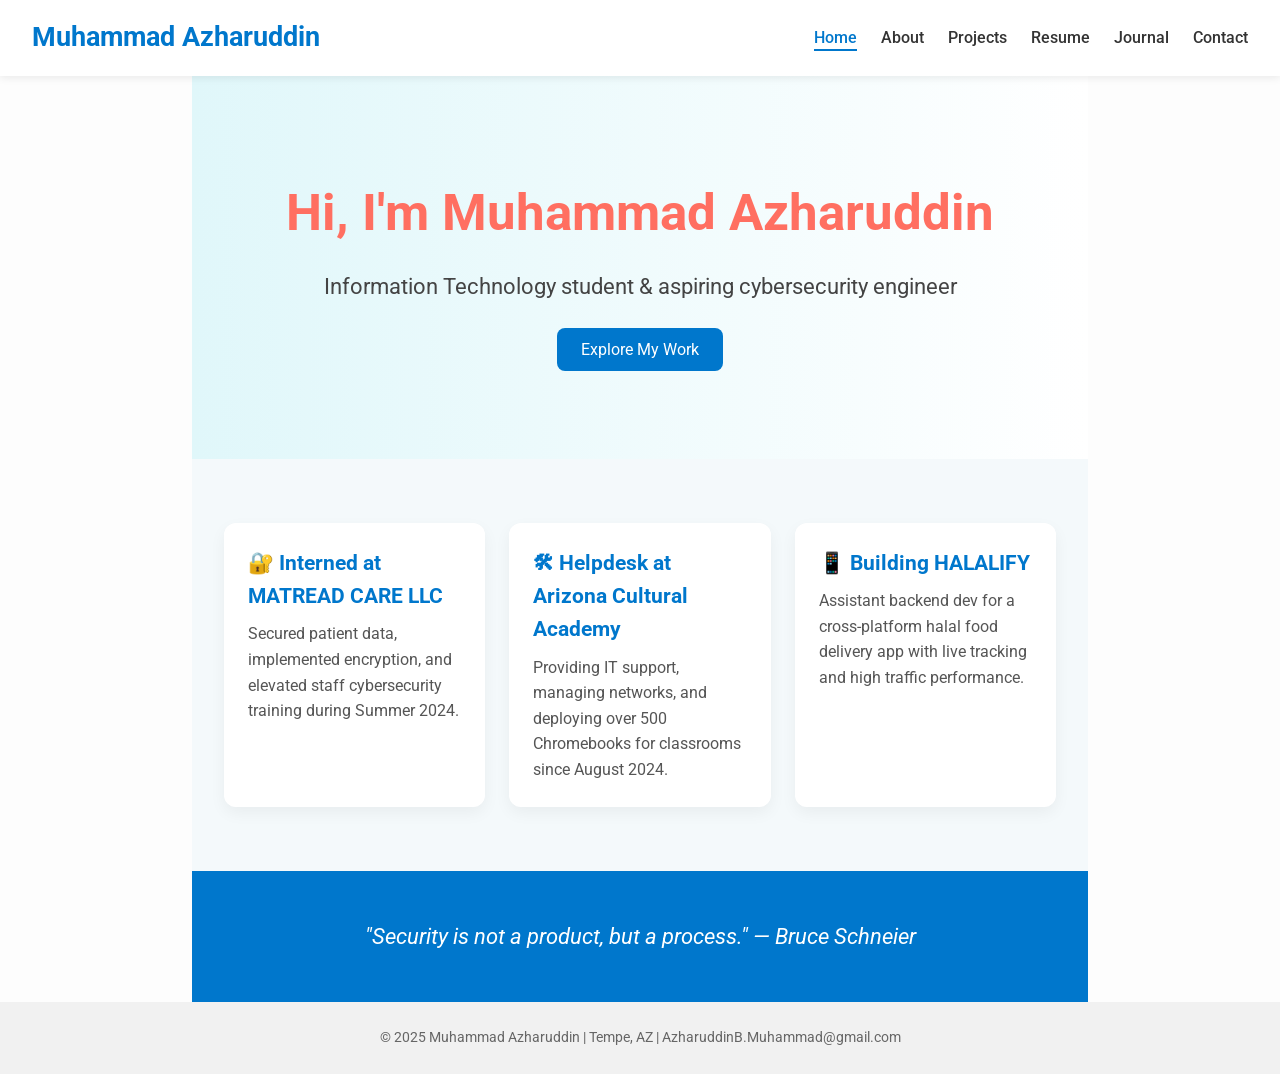
<file: index.html>
<!DOCTYPE html>
<html lang="en">
<head>
  <meta charset="UTF-8" />
  <meta name="viewport" content="width=device-width, initial-scale=1.0" />
  <title>Muhammad Azharuddin | Portfolio</title>
  <link rel="stylesheet" href="css/style.css" />
  <link href="https://fonts.googleapis.com/css2?family=Roboto:wght@400;700&display=swap" rel="stylesheet" />
  <script src="https://unpkg.com/aos@2.3.4/dist/aos.js"></script>
  <link href="https://unpkg.com/aos@2.3.4/dist/aos.css" rel="stylesheet" />
</head>
<body>
  <header>
    <nav class="navbar" data-aos="fade-down">
      <div class="logo">Muhammad Azharuddin</div>
	  <button class="nav-toggle">☰</button>
      <ul class="nav-links">
        <li><a href="index.html" class="active">Home</a></li>
        <li><a href="about.html">About</a></li>
        <li><a href="projects.html">Projects</a></li>
        <li><a href="resume.html">Resume</a></li>
        <li><a href="blog.html">Journal</a></li>
        <li><a href="contact.html">Contact</a></li>
      </ul>
    </nav>
  </header>

  <main class="content">
    <section class="hero" data-aos="zoom-in">
      <h1 class="hero-heading">Hi, I'm Muhammad Azharuddin</h1>
      <p class="hero-subheading">Information Technology student & aspiring cybersecurity engineer</p>
      <a href="projects.html" class="cta-button">Explore My Work</a>
    </section>

    <section class="highlight-grid">
      <div class="highlight-tile" data-aos="fade-up" data-aos-delay="100">
        <h2>🔐 Interned at MATREAD CARE LLC</h2>
        <p>Secured patient data, implemented encryption, and elevated staff cybersecurity training during Summer 2024.</p>
      </div>
      <div class="highlight-tile" data-aos="fade-up" data-aos-delay="200">
        <h2>🛠 Helpdesk at Arizona Cultural Academy</h2>
        <p>Providing IT support, managing networks, and deploying over 500 Chromebooks for classrooms since August 2024.</p>
      </div>
      <div class="highlight-tile" data-aos="fade-up" data-aos-delay="300">
        <h2>📱 Building HALALIFY</h2>
        <p>Assistant backend dev for a cross-platform halal food delivery app with live tracking and high traffic performance.</p>
      </div>
    </section>

    <section class="quote-banner" data-aos="flip-up">
      <blockquote>
        "Security is not a product, but a process." — Bruce Schneier
      </blockquote>
    </section>
  </main>

  <footer data-aos="fade-up">
    <p>&copy; 2025 Muhammad Azharuddin | Tempe, AZ | AzharuddinB.Muhammad@gmail.com</p>
  </footer>

  <script src="js/script.js"></script>
  <script>
    AOS.init({
      duration: 1000,
      once: true
    });
  </script>
</body>
</html>
</file>
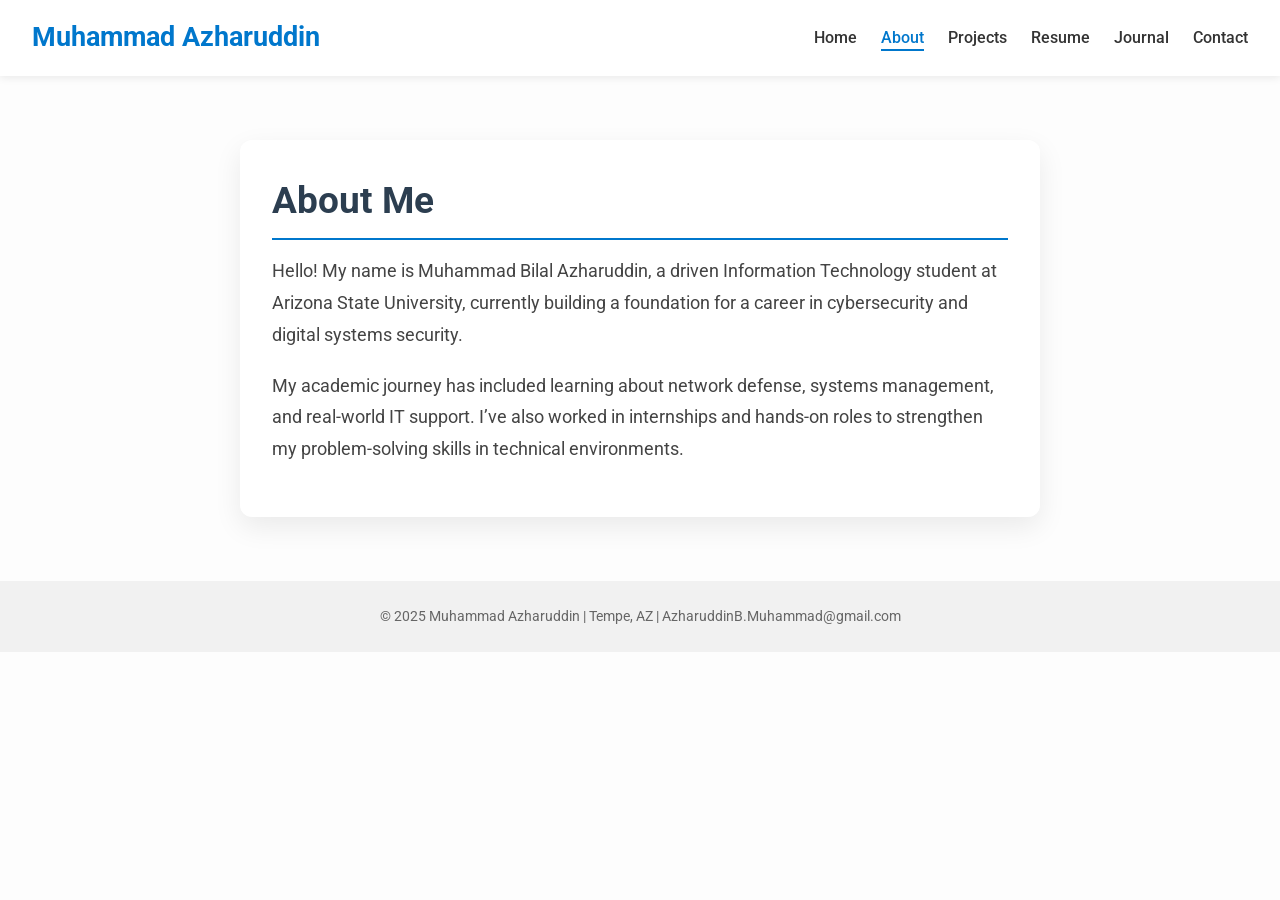
<file: about.html>
<!DOCTYPE html>
<html lang="en">
<head>
  <meta charset="UTF-8" />
  <meta name="viewport" content="width=device-width, initial-scale=1.0" />
  <title>About | Muhammad Azharuddin</title>
  <link rel="stylesheet" href="css/style.css" />
  <link href="https://fonts.googleapis.com/css2?family=Roboto:wght@400;700&display=swap" rel="stylesheet" />
  <script src="https://unpkg.com/aos@2.3.4/dist/aos.js"></script>
  <link href="https://unpkg.com/aos@2.3.4/dist/aos.css" rel="stylesheet" />
</head>
<body>
  <header>
    <nav class="navbar" data-aos="fade-down">
      <div class="logo">Muhammad Azharuddin</div>
	  <button class="nav-toggle">☰</button>
      <ul class="nav-links">
        <li><a href="index.html">Home</a></li>
        <li><a href="about.html" class="active">About</a></li>
        <li><a href="projects.html">Projects</a></li>
        <li><a href="resume.html">Resume</a></li>
        <li><a href="blog.html">Journal</a></li>
        <li><a href="contact.html">Contact</a></li>
      </ul>
    </nav>
  </header>

  <main class="content">
    <section class="about" data-aos="fade-up">
      <h1>About Me</h1>
      <p>Hello! My name is Muhammad Bilal Azharuddin, a driven Information Technology student at Arizona State University, currently building a foundation for a career in cybersecurity and digital systems security.</p>
      <p>My academic journey has included learning about network defense, systems management, and real-world IT support. I’ve also worked in internships and hands-on roles to strengthen my problem-solving skills in technical environments.</p>
    </section>
  </main>

  <footer data-aos="fade-up">
    <p>&copy; 2025 Muhammad Azharuddin | Tempe, AZ | AzharuddinB.Muhammad@gmail.com</p>
  </footer>

  <script src="js/script.js"></script>
  <script>
    AOS.init({ duration: 1000, once: true });
  </script>
</body>
</html>
</file>
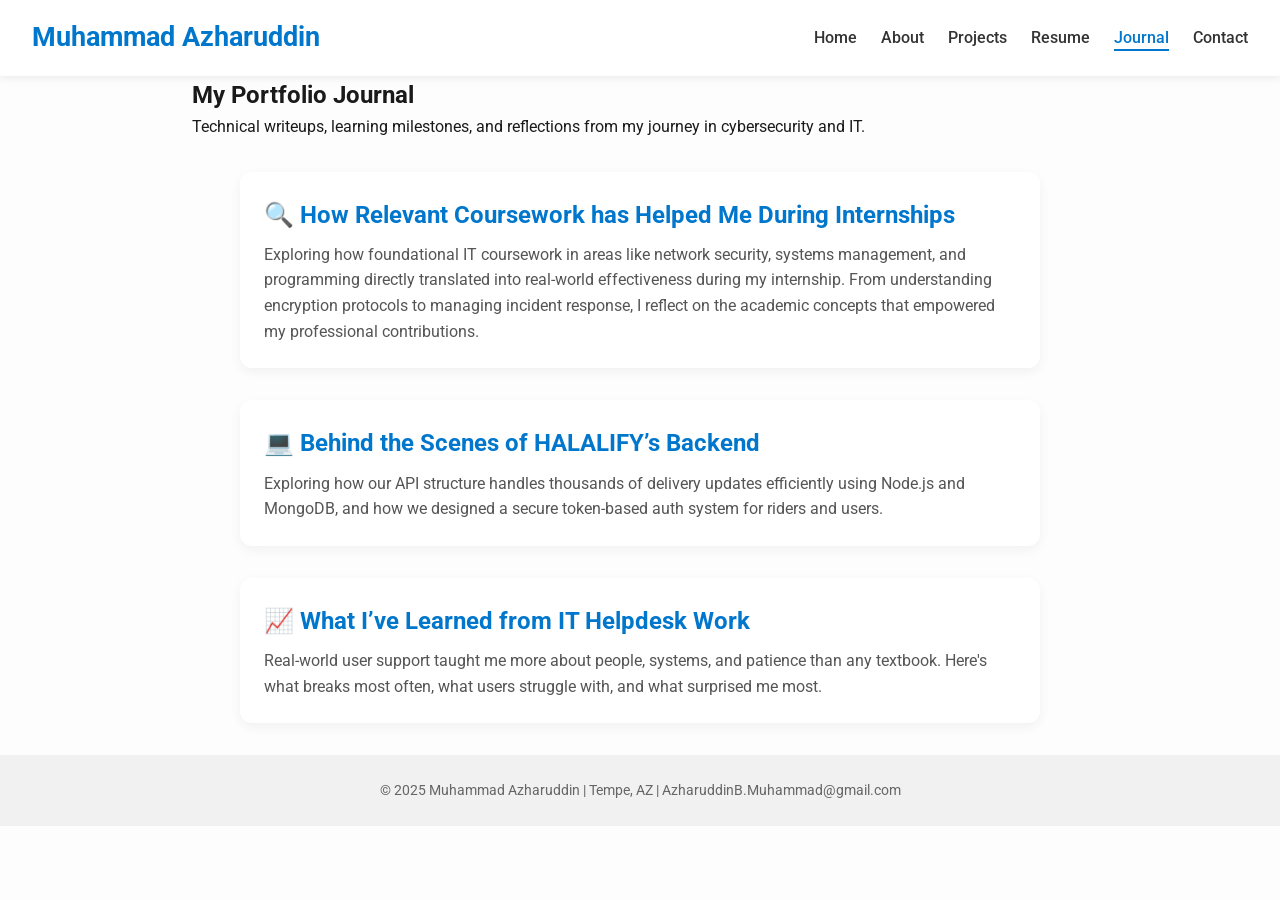
<file: blog.html>
<!DOCTYPE html>
<html lang="en">
<head>
  <meta charset="UTF-8">
  <meta name="viewport" content="width=device-width, initial-scale=1.0">
  <title>Journal | Muhammad Azharuddin</title>
  <link rel="stylesheet" href="css/style.css">
  <link href="https://fonts.googleapis.com/css2?family=Roboto:wght@400;700&display=swap" rel="stylesheet">
  <script src="https://unpkg.com/aos@2.3.4/dist/aos.js"></script>
  <link href="https://unpkg.com/aos@2.3.4/dist/aos.css" rel="stylesheet">
</head>
<body>
  <header>
    <nav class="navbar" data-aos="fade-down">
      <div class="logo">Muhammad Azharuddin</div>
	  <button class="nav-toggle">☰</button>
      <ul class="nav-links">
        <li><a href="index.html">Home</a></li>
        <li><a href="about.html">About</a></li>
        <li><a href="projects.html">Projects</a></li>
        <li><a href="resume.html">Resume</a></li>
        <li><a href="blog.html" class="active">Journal</a></li>
        <li><a href="contact.html">Contact</a></li>
      </ul>
    </nav>
  </header>

  <main class="content">
    <section class="blog-intro" data-aos="zoom-in">
      <h1>My Portfolio Journal</h1>
      <p>Technical writeups, learning milestones, and reflections from my journey in cybersecurity and IT.</p>
    </section>

    <section class="blog-posts">
      <article class="blog-post" data-aos="fade-up" data-aos-delay="100">
        <h2>🔍 How Relevant Coursework has Helped Me During Internships</h2>
        <p>Exploring how foundational IT coursework in areas like network security, systems management, and programming directly translated into real-world effectiveness during my internship. From understanding encryption protocols to managing incident response, I reflect on the academic concepts that empowered my professional contributions.</p>
      </article>

      <article class="blog-post" data-aos="fade-up" data-aos-delay="200">
        <h2>💻 Behind the Scenes of HALALIFY’s Backend</h2>
        <p>Exploring how our API structure handles thousands of delivery updates efficiently using Node.js and MongoDB, and how we designed a secure token-based auth system for riders and users.</p>
      </article>

      <article class="blog-post" data-aos="fade-up" data-aos-delay="300">
        <h2>📈 What I’ve Learned from IT Helpdesk Work</h2>
        <p>Real-world user support taught me more about people, systems, and patience than any textbook. Here's what breaks most often, what users struggle with, and what surprised me most.</p>
      </article>
    </section>
  </main>

  <footer data-aos="fade-up">
    <p>&copy; 2025 Muhammad Azharuddin | Tempe, AZ | AzharuddinB.Muhammad@gmail.com</p>
  </footer>

  <script src="js/script.js"></script>
  <script>
    AOS.init({
      duration: 1000,
      once: true
    });
  </script>
</body>
</html>
</file>
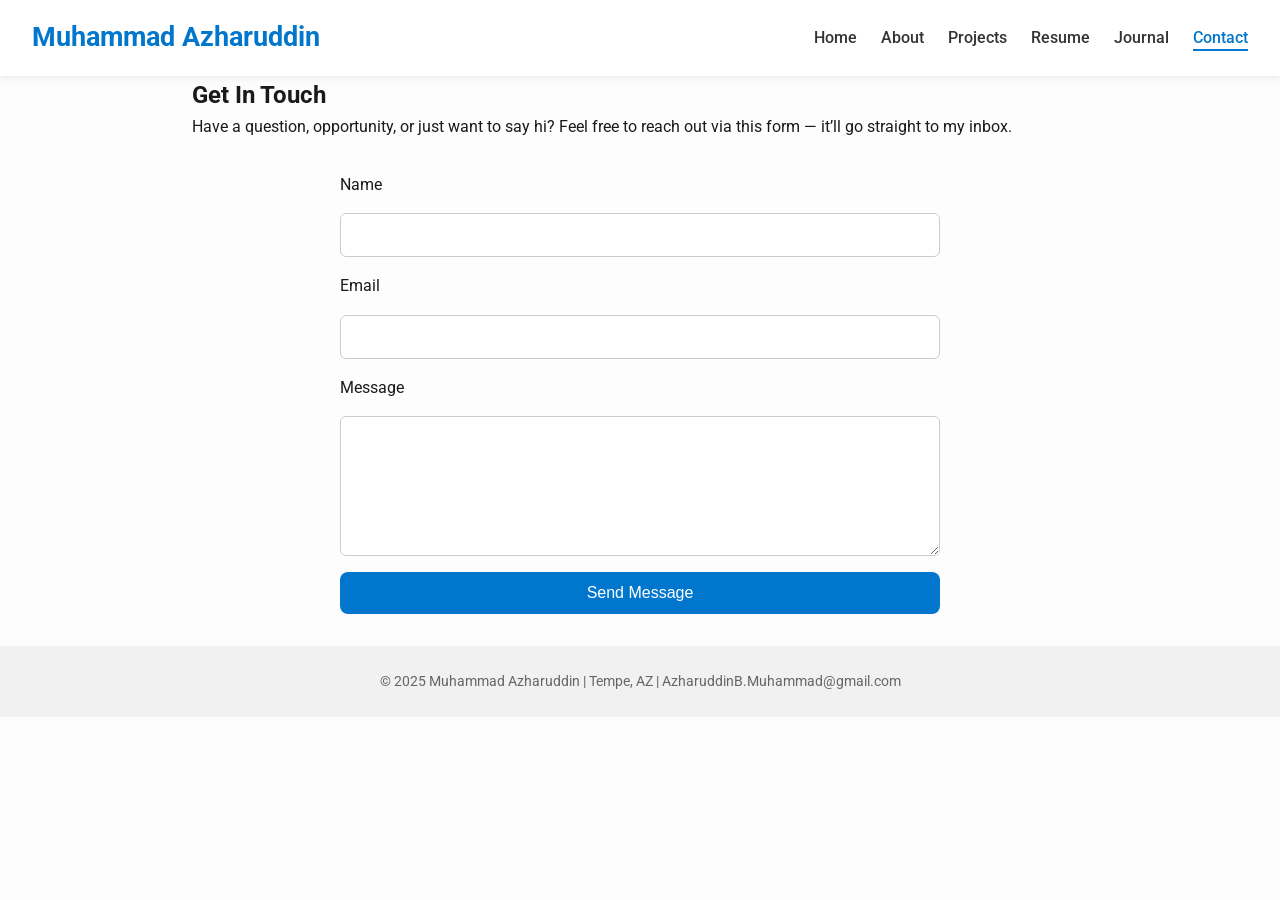
<file: contact.html>
<!DOCTYPE html>
<html lang="en">
<head>
  <meta charset="UTF-8">
  <meta name="viewport" content="width=device-width, initial-scale=1.0">
  <title>Contact | Muhammad Azharuddin</title>
  <link rel="stylesheet" href="css/style.css">
  <link href="https://fonts.googleapis.com/css2?family=Roboto:wght@400;700&display=swap" rel="stylesheet">
  <script src="https://unpkg.com/aos@2.3.4/dist/aos.js"></script>
  <link href="https://unpkg.com/aos@2.3.4/dist/aos.css" rel="stylesheet">
</head>
<body>
  <header>
    <nav class="navbar" data-aos="fade-down">
      <div class="logo">Muhammad Azharuddin</div>
	  <button class="nav-toggle">☰</button>
      <ul class="nav-links">
        <li><a href="index.html">Home</a></li>
        <li><a href="about.html">About</a></li>
        <li><a href="projects.html">Projects</a></li>
        <li><a href="resume.html">Resume</a></li>
        <li><a href="blog.html">Journal</a></li>
        <li><a href="contact.html" class="active">Contact</a></li>
      </ul>
    </nav>
  </header>

  <main class="content">
    <section class="contact" data-aos="fade-up">
      <h1>Get In Touch</h1>
      <p>Have a question, opportunity, or just want to say hi? Feel free to reach out via this form — it’ll go straight to my inbox.</p>

      <form class="contact-form" action="https://formspree.io/f/mblogkoz" method="POST">
        <label for="name">Name</label>
        <input type="text" id="name" name="name" required>

        <label for="email">Email</label>
        <input type="email" id="email" name="_replyto" required>

        <label for="message">Message</label>
        <textarea id="message" name="message" rows="6" required></textarea>

        <button type="submit" class="cta-button">Send Message</button>
      </form>
    </section>
  </main>

  <footer data-aos="fade-up">
    <p>&copy; 2025 Muhammad Azharuddin | Tempe, AZ | AzharuddinB.Muhammad@gmail.com</p>
  </footer>

  <script src="js/script.js"></script>
  <script>
    AOS.init({
      duration: 1000,
      once: true
    });
  </script>
</body>
</html>
</file>
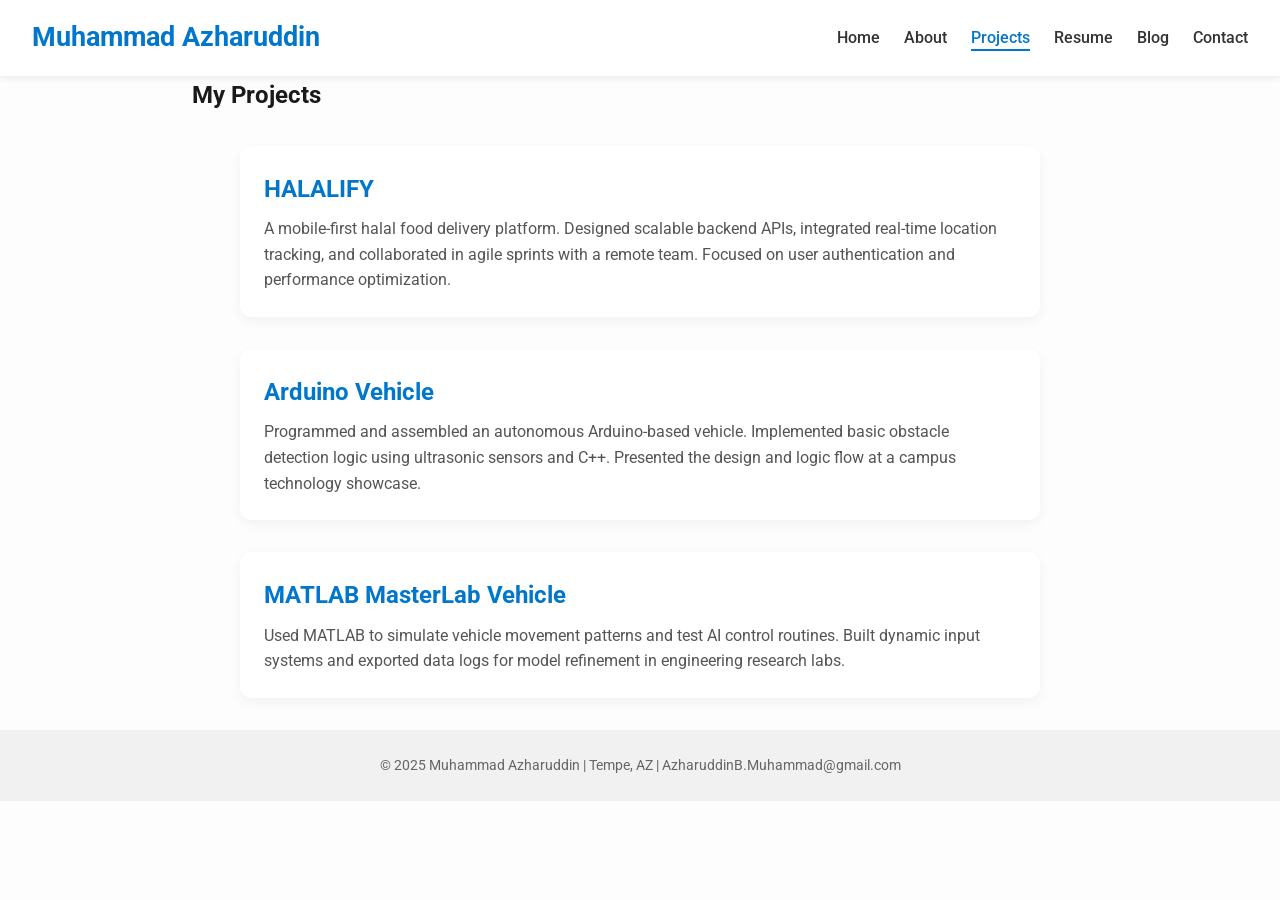
<file: projects.html>
<!DOCTYPE html>
<html lang="en">
<head>
  <meta charset="UTF-8">
  <meta name="viewport" content="width=device-width, initial-scale=1.0">
  <title>Projects | Muhammad Azharuddin</title>
  <link rel="stylesheet" href="css/style.css">
  <link href="https://fonts.googleapis.com/css2?family=Roboto:wght@400;700&display=swap" rel="stylesheet">
  <script src="https://unpkg.com/aos@2.3.4/dist/aos.js"></script>
  <link href="https://unpkg.com/aos@2.3.4/dist/aos.css" rel="stylesheet">
</head>
<body>
  <header>
    <nav class="navbar" data-aos="fade-down">
      <div class="logo">Muhammad Azharuddin</div>
	  <button class="nav-toggle">☰</button>
      <ul class="nav-links">
        <li><a href="index.html">Home</a></li>
        <li><a href="about.html">About</a></li>
        <li><a href="projects.html" class="active">Projects</a></li>
        <li><a href="resume.html">Resume</a></li>
        <li><a href="blog.html">Blog</a></li>
        <li><a href="contact.html">Contact</a></li>
      </ul>
    </nav>
  </header>

  <main class="content">
    <section class="projects-section">
      <h1 data-aos="fade-up">My Projects</h1>

      <div class="project-card" data-aos="fade-up" data-aos-delay="100">
        <h2>HALALIFY</h2>
        <p>A mobile-first halal food delivery platform. Designed scalable backend APIs, integrated real-time location tracking, and collaborated in agile sprints with a remote team. Focused on user authentication and performance optimization.</p>
      </div>

      <div class="project-card" data-aos="fade-up" data-aos-delay="200">
        <h2>Arduino Vehicle</h2>
        <p>Programmed and assembled an autonomous Arduino-based vehicle. Implemented basic obstacle detection logic using ultrasonic sensors and C++. Presented the design and logic flow at a campus technology showcase.</p>
      </div>

      <div class="project-card" data-aos="fade-up" data-aos-delay="300">
        <h2>MATLAB MasterLab Vehicle</h2>
        <p>Used MATLAB to simulate vehicle movement patterns and test AI control routines. Built dynamic input systems and exported data logs for model refinement in engineering research labs.</p>
      </div>
    </section>
  </main>

  <footer data-aos="fade-up">
    <p>&copy; 2025 Muhammad Azharuddin | Tempe, AZ | AzharuddinB.Muhammad@gmail.com</p>
  </footer>

  <script src="js/script.js"></script>
  <script>
    AOS.init({
      duration: 1000,
      once: true
    });
  </script>
</body>
</html>
</file>
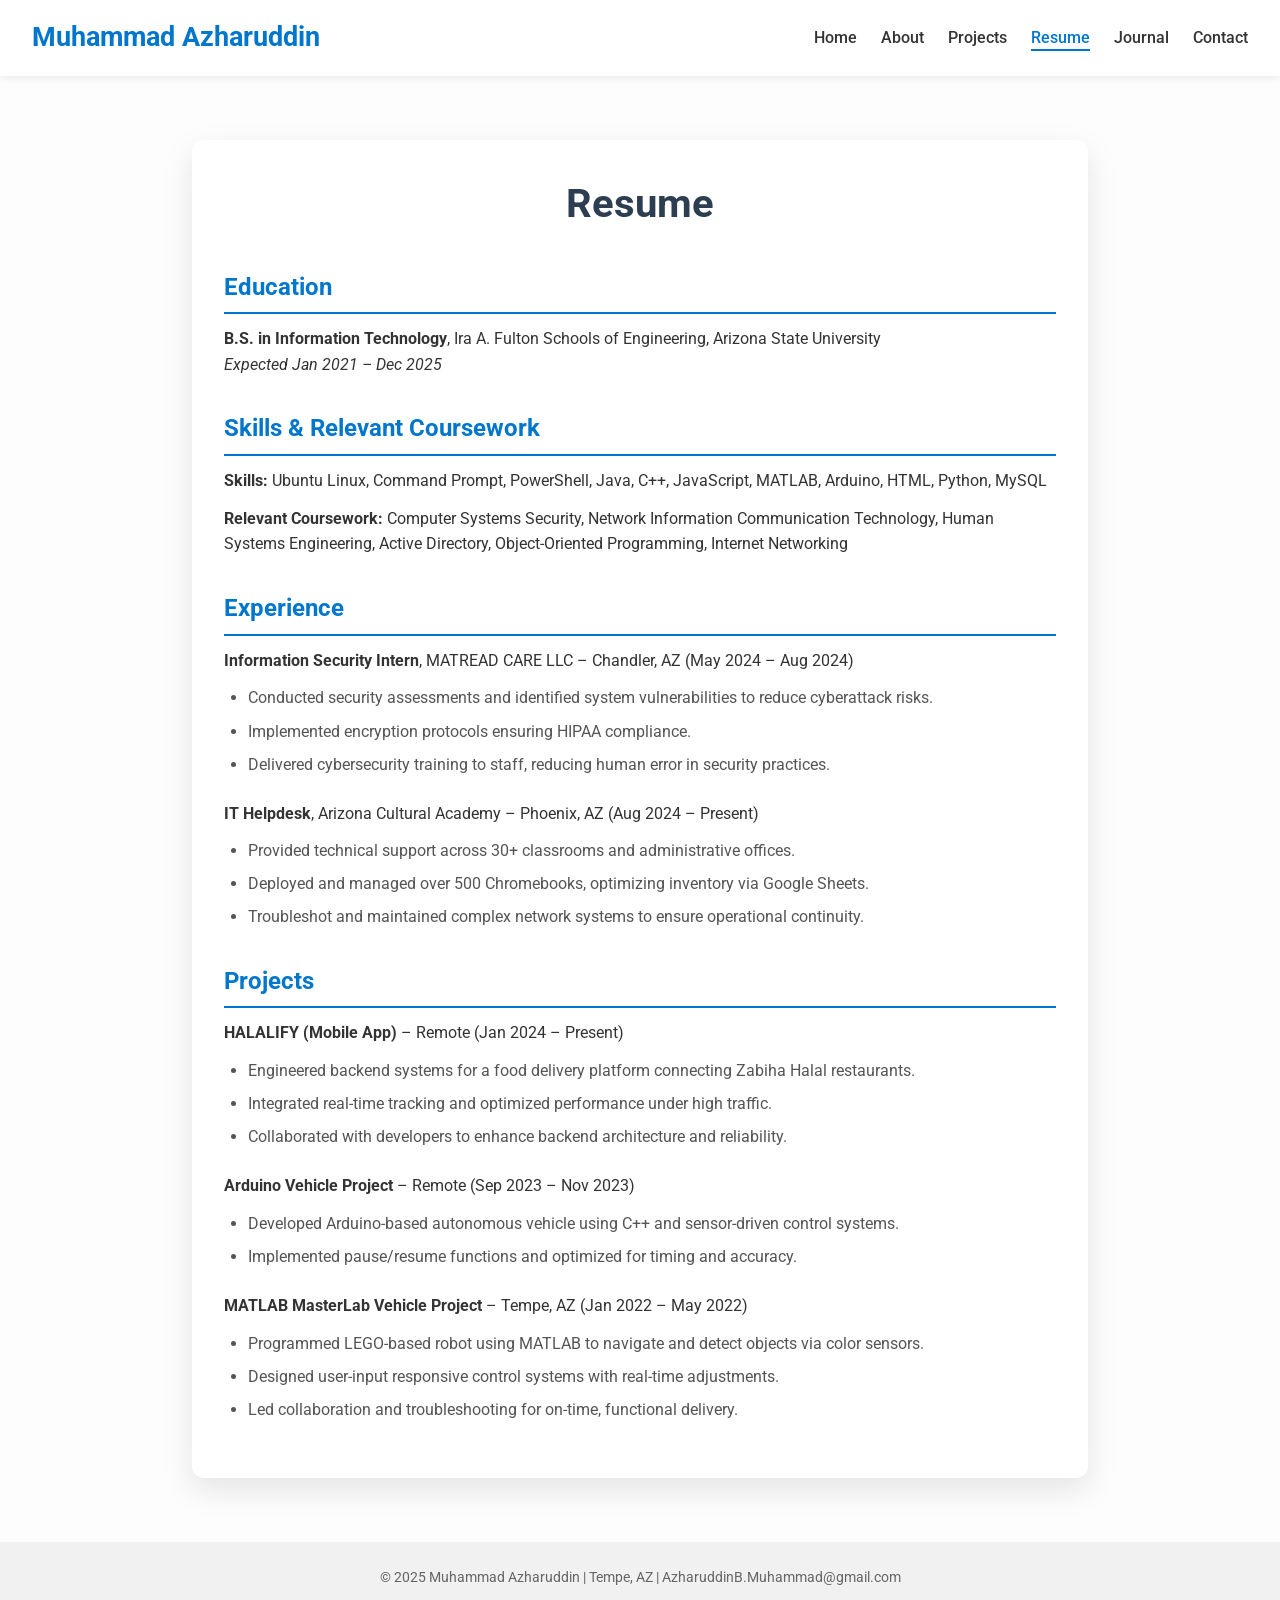
<file: resume.html>
<!DOCTYPE html>
<html lang="en">
<head>
  <meta charset="UTF-8">
  <meta name="viewport" content="width=device-width, initial-scale=1.0">
  <title>Contact | Muhammad Azharuddin</title>
  <link rel="stylesheet" href="css/style.css">
  <link href="https://fonts.googleapis.com/css2?family=Roboto:wght@400;700&display=swap" rel="stylesheet">
  <script src="https://unpkg.com/aos@2.3.4/dist/aos.js"></script>
  <link href="https://unpkg.com/aos@2.3.4/dist/aos.css" rel="stylesheet">
</head>
<body>
  <header>
    <nav class="navbar" data-aos="fade-down">
      <div class="logo">Muhammad Azharuddin</div>
      <button class="nav-toggle">☰</button>
      <ul class="nav-links">
        <li><a href="index.html">Home</a></li>
        <li><a href="about.html">About</a></li>
        <li><a href="projects.html">Projects</a></li>
        <li><a href="resume.html" class="active">Resume</a></li>
        <li><a href="blog.html">Journal</a></li>
        <li><a href="contact.html">Contact</a></li>
      </ul>
    </nav>
  </header>

  
<main class="content">
  <section class="resume" data-aos="fade-up">
    <h1>Resume</h1>

    <h2>Education</h2>
    <p><strong>B.S. in Information Technology</strong>, Ira A. Fulton Schools of Engineering, Arizona State University <br>
    <em>Expected Jan 2021 – Dec 2025</em></p>

    <h2>Skills & Relevant Coursework</h2>
    <p><strong>Skills:</strong> Ubuntu Linux, Command Prompt, PowerShell, Java, C++, JavaScript, MATLAB, Arduino, HTML, Python, MySQL</p>
    <p><strong>Relevant Coursework:</strong> Computer Systems Security, Network Information Communication Technology, Human Systems Engineering, Active Directory, Object-Oriented Programming, Internet Networking</p>

    <h2>Experience</h2>
    <p><strong>Information Security Intern</strong>, MATREAD CARE LLC – Chandler, AZ (May 2024 – Aug 2024)</p>
    <ul>
      <li>Conducted security assessments and identified system vulnerabilities to reduce cyberattack risks.</li>
      <li>Implemented encryption protocols ensuring HIPAA compliance.</li>
      <li>Delivered cybersecurity training to staff, reducing human error in security practices.</li>
    </ul>

    <p><strong>IT Helpdesk</strong>, Arizona Cultural Academy – Phoenix, AZ (Aug 2024 – Present)</p>
    <ul>
      <li>Provided technical support across 30+ classrooms and administrative offices.</li>
      <li>Deployed and managed over 500 Chromebooks, optimizing inventory via Google Sheets.</li>
      <li>Troubleshot and maintained complex network systems to ensure operational continuity.</li>
    </ul>

    <h2>Projects</h2>
    <p><strong>HALALIFY (Mobile App)</strong> – Remote (Jan 2024 – Present)</p>
    <ul>
      <li>Engineered backend systems for a food delivery platform connecting Zabiha Halal restaurants.</li>
      <li>Integrated real-time tracking and optimized performance under high traffic.</li>
      <li>Collaborated with developers to enhance backend architecture and reliability.</li>
    </ul>

    <p><strong>Arduino Vehicle Project</strong> – Remote (Sep 2023 – Nov 2023)</p>
    <ul>
      <li>Developed Arduino-based autonomous vehicle using C++ and sensor-driven control systems.</li>
      <li>Implemented pause/resume functions and optimized for timing and accuracy.</li>
    </ul>

    <p><strong>MATLAB MasterLab Vehicle Project</strong> – Tempe, AZ (Jan 2022 – May 2022)</p>
    <ul>
      <li>Programmed LEGO-based robot using MATLAB to navigate and detect objects via color sensors.</li>
      <li>Designed user-input responsive control systems with real-time adjustments.</li>
      <li>Led collaboration and troubleshooting for on-time, functional delivery.</li>
    </ul>
  </section>
</main>


  <footer data-aos="fade-up">
    <p>&copy; 2025 Muhammad Azharuddin | Tempe, AZ | AzharuddinB.Muhammad@gmail.com</p>
  </footer>

  <script src="js/script.js"></script>
  <script>
    AOS.init({
      duration: 1000,
      once: true
    });
  </script>
</body>
</html>
</file>
<file: css/style.css>
* {
  margin: 0;
  padding: 0;
  box-sizing: border-box;
  scroll-behavior: smooth;
}

body {
  font-family: 'Roboto', sans-serif;
  background-color: #fdfdfd;
  color: #1a1a1a;
  line-height: 1.6;
}

/* Navigation */
.navbar {
  display: flex;
  justify-content: space-between;
  align-items: center;
  background: #ffffff;
  padding: 1rem 2rem;
  box-shadow: 0 2px 8px rgba(0, 0, 0, 0.08);
  position: sticky;
  top: 0;
  z-index: 100;
}

.logo {
  font-size: 1.7rem;
  font-weight: 700;
  color: #0077cc;
}

.nav-links {
  list-style: none;
  display: flex;
  gap: 1.5rem;
}

.nav-links a {
  color: #333;
  text-decoration: none;
  font-weight: 500;
  position: relative;
  transition: all 0.3s ease;
}

.nav-links a:hover,
.nav-links a.active {
  color: #0077cc;
}

.nav-links a::after {
  content: '';
  display: block;
  width: 0%;
  height: 2px;
  background: #0077cc;
  transition: 0.3s;
  position: absolute;
  bottom: -4px;
  left: 0;
}

.nav-links a:hover::after,
.nav-links a.active::after {
  width: 100%;
}

/* Hero Section */
.hero {
  background: linear-gradient(to right, #e0f7fa, #ffffff);
  text-align: center;
  padding: 6rem 2rem;
}

.hero-heading {
  font-size: 3.2rem;
  color: #ff6f61;
  margin-bottom: 1rem;
}

.hero-subheading {
  font-size: 1.4rem;
  color: #444;
  margin-bottom: 2rem;
}

.cta-button {
  background: #0077cc;
  color: white;
  padding: 0.75rem 1.5rem;
  font-size: 1rem;
  border: none;
  border-radius: 8px;
  text-decoration: none;
  transition: background 0.3s ease, transform 0.2s ease;
}

.cta-button:hover {
  background: #005fa3;
  transform: translateY(-2px);
}

/* Highlights */
.highlight-grid {
  display: grid;
  grid-template-columns: repeat(auto-fit, minmax(260px, 1fr));
  gap: 1.5rem;
  padding: 4rem 2rem;
  background-color: #f4f9fb;
}

.highlight-tile {
  background: #ffffff;
  padding: 1.5rem;
  border-radius: 12px;
  box-shadow: 0 6px 16px rgba(0, 0, 0, 0.05);
  transition: transform 0.3s ease, box-shadow 0.3s ease;
}

.highlight-tile:hover {
  transform: translateY(-4px);
  box-shadow: 0 12px 24px rgba(0, 0, 0, 0.1);
}

.highlight-tile h2 {
  font-size: 1.3rem;
  color: #0077cc;
  margin-bottom: 0.5rem;
}

.highlight-tile p {
  color: #555;
}

/* Quote */
.quote-banner {
  background: #0077cc;
  color: white;
  text-align: center;
  padding: 3rem 2rem;
  font-size: 1.4rem;
  font-style: italic;
}

.quote-banner blockquote {
  max-width: 800px;
  margin: 0 auto;
}

/* Project Cards & Blog Posts */
.project-card,
.blog-post {
  background-color: #ffffff;
  margin: 2rem auto;
  max-width: 800px;
  padding: 1.5rem;
  border-radius: 12px;
  box-shadow: 0 4px 12px rgba(0, 0, 0, 0.05);
  transition: 0.3s ease;
}

.project-card:hover,
.blog-post:hover {
  transform: translateY(-5px);
  box-shadow: 0 8px 24px rgba(0, 0, 0, 0.1);
}

.project-card h2,
.blog-post h2 {
  margin-bottom: 0.5rem;
  color: #0077cc;
}

.project-card p,
.blog-post p {
  color: #555;
}

/* Contact Form */
.contact-form {
  display: flex;
  flex-direction: column;
  max-width: 600px;
  margin: 2rem auto;
  gap: 1rem;
}

.contact-form input,
.contact-form textarea {
  padding: 0.75rem;
  border-radius: 6px;
  border: 1px solid #ccc;
  background-color: #fff;
  color: #333;
  font-size: 1rem;
}

.contact-form input:focus,
.contact-form textarea:focus {
  border-color: #0077cc;
  outline: none;
}

/* Footer */
footer {
  text-align: center;
  padding: 1.5rem;
  background-color: #f1f1f1;
  color: #666;
  font-size: 0.9rem;
}


.content {
  padding: 0 2rem;
  max-width: 960px;
  margin: 0 auto;
}

/* Resume Styling */
.resume {
  max-width: 900px;
  margin: 4rem auto;
  padding: 2rem;
  background-color: #ffffff;
  border-radius: 12px;
  box-shadow: 0 12px 32px rgba(0, 0, 0, 0.1);
}

.resume h1 {
  font-size: 2.5rem;
  margin-bottom: 1.5rem;
  color: #2c3e50;
  text-align: center;
}

.resume h2 {
  font-size: 1.5rem;
  color: #0077cc;
  margin-top: 2rem;
  margin-bottom: 0.75rem;
  border-bottom: 2px solid #0077cc;
  padding-bottom: 0.4rem;
}

.resume p {
  font-size: 1rem;
  color: #333;
  margin-bottom: 0.75rem;
}

.resume ul {
  margin-left: 1.5rem;
  margin-bottom: 1.5rem;
  color: #555;
  font-size: 0.98rem;
  line-height: 1.6;
}

.resume ul li {
  margin-bottom: 0.5rem;
}

/* About Styling */
.about {
  max-width: 800px;
  margin: 4rem auto;
  padding: 2rem;
  background-color: #ffffff;
  border-radius: 12px;
  box-shadow: 0 10px 28px rgba(0, 0, 0, 0.08);
}

.about h1 {
  font-size: 2.3rem;
  color: #2c3e50;
  margin-bottom: 1rem;
  border-bottom: 2px solid #0077cc;
  padding-bottom: 0.5rem;
}

.about p {
  font-size: 1.1rem;
  line-height: 1.8;
  color: #444;
  margin-bottom: 1.2rem;
}

/* Mobile Styling */
.nav-toggle {
  display: none;
  background: none;
  border: none;
  font-size: 2rem;
  cursor: pointer;
}

@media (max-width: 768px) {
  .nav-toggle {
    display: block;
  }

  .nav-links {
    display: none;
    flex-direction: column;
    gap: 1rem;
    background: #fff;
    padding: 1rem;
  }

  .nav-links.active {
    display: flex;
  }
}
</file>
